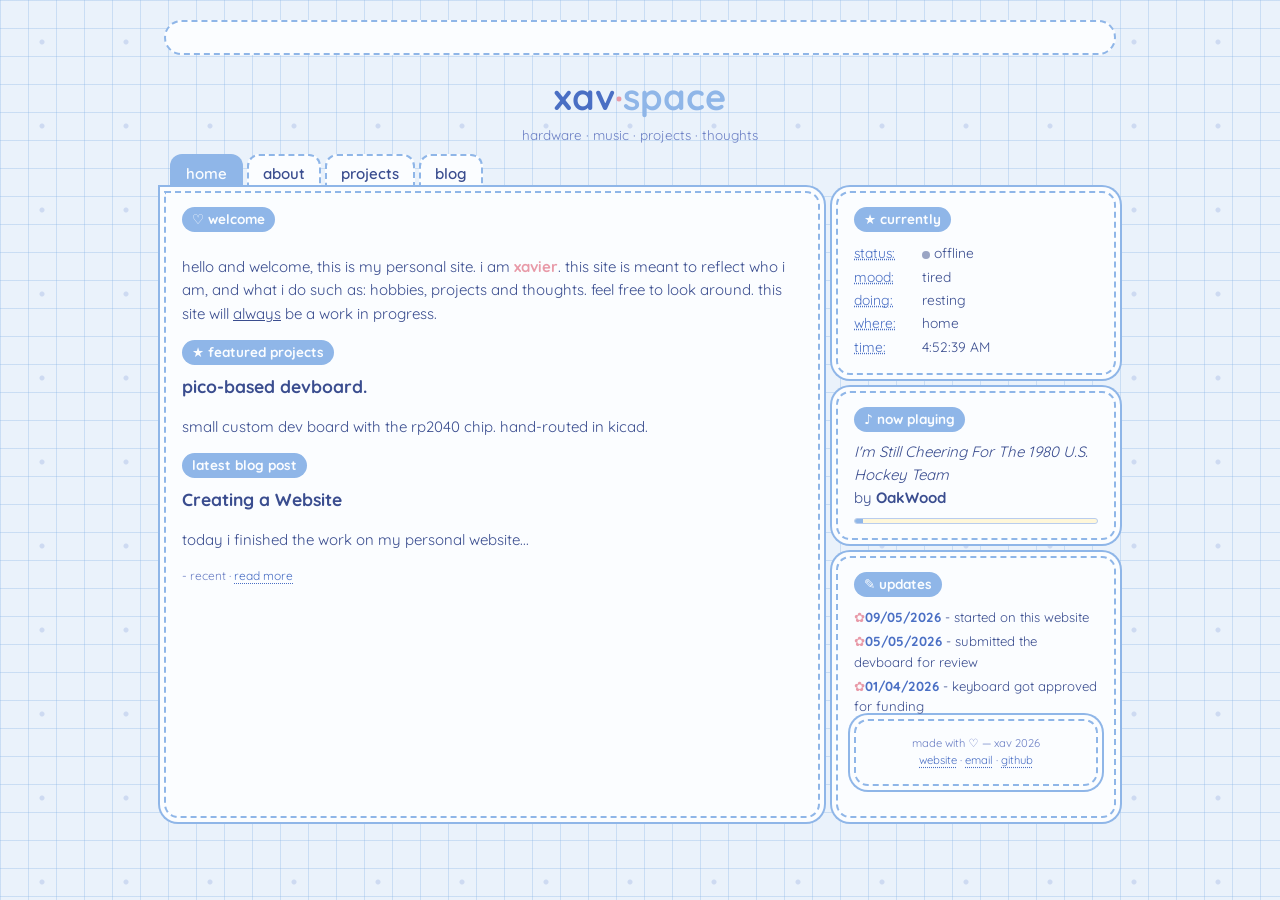
<file: index.html>
<!DOCTYPE html> 
    <html>
        <head>
            <title> xav·space - home </title>
            <link rel = "stylesheet" href = "styles.css">
            <meta name="viewport" content="width=device-width, initial-scale=1.0">
            <script defer src="site.js"></script>
        </head>
        <body>
            <div class = "wrap">
                
                <div class="marquee"><span> welcome to xav·space · thanks for visiting · </span></div>
            
                <div class="logo">
                    <h1><span class="a">xav</span><span class="b">·</span><span class="c">space</span></h1>
                    <p> hardware · music · projects · thoughts </p>
                </div>

                <nav class="tabs">
                    <a href="index.html"> home </a>
                    <a href="about.html"> about </a>
                    <a href="projects.html"> projects </a>
                    <a href="blog.html"> blog </a>
                </nav>

                <div class="grid">
                    <main class="panel">

                        <section>
                            <span class="panel-title"> ♡ welcome </span>
                            <p> hello and welcome, this is my personal site. i am <strong style="color:var(--rose)">xavier</strong>. this site is meant to reflect who i am, and what i do such as: hobbies, projects and thoughts. feel free to look around. this site will <u>always</u> be a work in progress. <span class="blink"></span></p>
                        </section>

                        <section style="margin-top:14px">
                            <span class="panel-title">★ featured projects</span>
                            <h3>pico-based devboard.</h3>
                            <p>small custom dev board with the rp2040 chip. hand-routed in kicad.</p>
                        </section>

                        <section style="margin-top:14px">
                            <span class="panel-title">latest blog post</span>
                            <h3>Creating a Website</h3>
                            <p>today i finished the work on my personal website...</p>
                            <p style="font-size:.8rem;color:var(--ink-soft) ">- recent · <a href="blog.html">read more</a></p>
                        </section>

                    </main>

                    <aside>

                        <div class="panel">
                            <span class="panel-title">★ currently</span>
                            <dl style="margin:0">
                                <div class="row"><dt>status:</dt><dd><span id="st-dot" class="dot dot-online"></span> <span id="st-state">online</span></dd></div>
                                <div class="row"><dt>mood:</dt><dd id="st-mood">curious</dd></div>
                                <div class="row"><dt>doing:</dt><dd id="st-doing">tinkering</dd></div>
                                <div class="row"><dt>where:</dt><dd id="st-where">at the desk</dd></div>
                                <div class="row"><dt>time:</dt><dd id="st-time">--:--:--</dd></div>
                            </dl>
                        </div>

                        <div class="panel">
                            <span class="panel-title">♪ now playing</span>
                            <p style="margin:0">
                                <em id="np-song">Example Song</em><br>
                                by <strong id="np-artist">Example Artist</strong></br>
                            </p>
                            <div class="bar"><div></div></div>
                        </div>

                        <div class="panel">
                             <span class="panel-title">✎ updates</span>
                             <ul class="cute" style="font-size:.88rem">
                                <li><strong style="color:var(--accent-deep)">09/05/2026</strong> - started on this website</li>
                                <li><strong style="color:var(--accent-deep)">05/05/2026</strong> - submitted the devboard for review</li>
                                <li><strong style="color:var(--accent-deep)">01/04/2026</strong> - keyboard got approved for funding</li>
                             </ul>

                        <div class="panel" style="text-align:center;font-size:.75rem;color:var(--ink-soft)">
                            made with ♡ — xav 2026<br>
                            <a href="index.html">website</a> · <a href="mailto:xavierseth27.1@gmail.com">email</a> · <a href="https://github.com/XavierdSeth">github</a>
                        </div>

                    </aside>
                </div>
            </div>
        </body>
    </html>
</file>
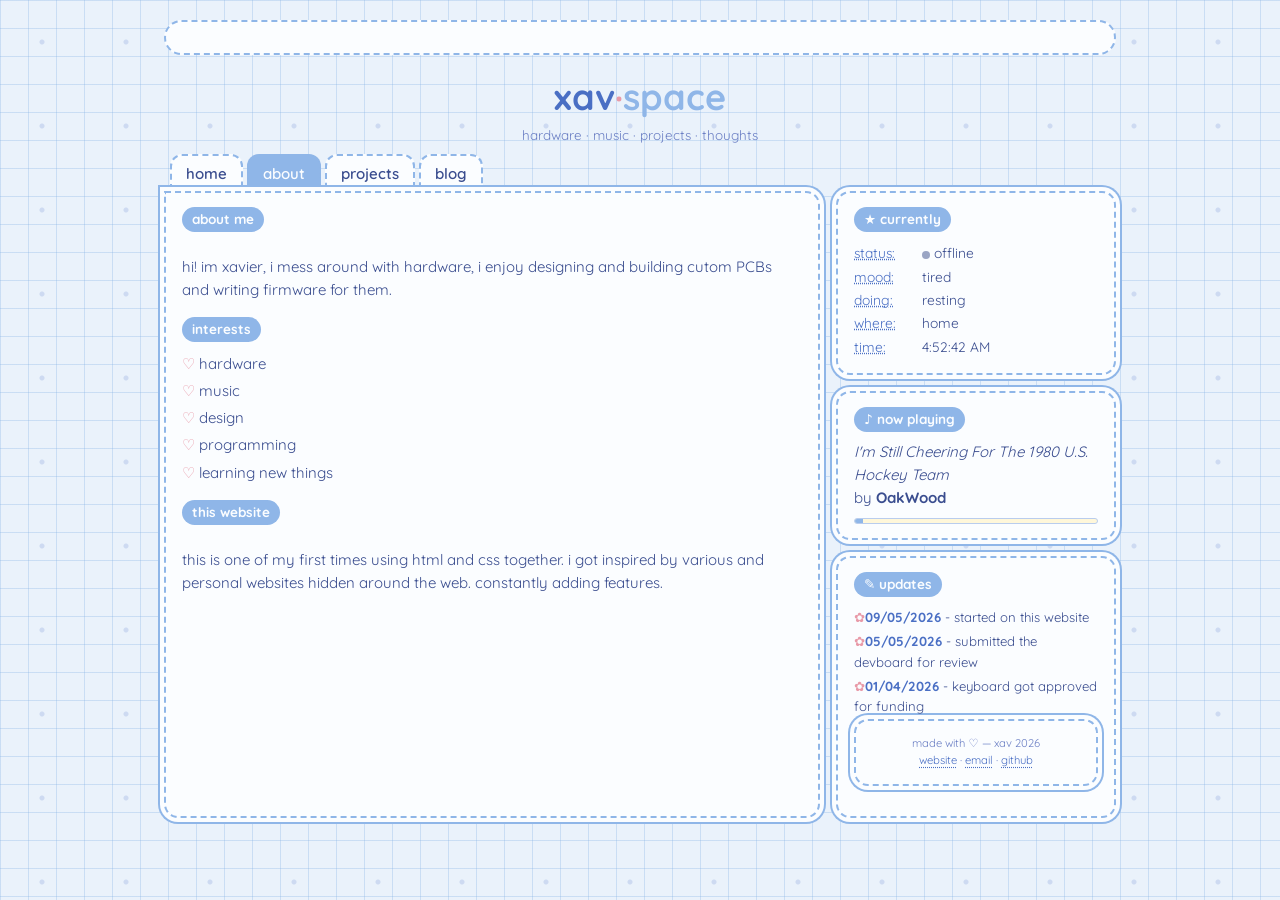
<file: about.html>
<!DOCTYPE html>
    <html>
        <head>
            <title> xav·space - about </title>
            <link rel = "stylesheet" href = "styles.css">
            <meta name="viewport" content="width=device-width, initial-scale=1.0">
            <script defer src="site.js"></script>
        </head>
        <body>
            <div class="wrap">

                <div class="marquee"><span> welcome to xav·space · thanks for visiting · </span></div>

                <div class="logo">
                    <h1><span class="a">xav</span><span class="b">·</span><span class="c">space</span></h1>
                    <p> hardware · music · projects · thoughts </p>
                </div> 

                <nav class="tabs">
                    <a href="index.html"> home </a>
                    <a href="about.html"> about </a>
                    <a href="projects.html"> projects </a>
                    <a href="blog.html"> blog </a>
                </nav>

                <div class="grid">
                    <main class="panel">

                        <section>
                            <span class="panel-title"> about me </span>
                            <p> hi! im xavier, i mess around with hardware, i enjoy designing and building cutom PCBs and writing firmware for them. </p>
                        </section>
                        <section style="margin-top:14px">
                            <span class="panel-title"> interests </span>
                            <ul class="cute heart">
                                <li> hardware </li>
                                <li> music </li>
                                <li> design </li>
                                <li> programming </li>
                                <li> learning new things </li>
                            </ul>
                        </section>
                        <section style="margin-top:14px">
                            <span class="panel-title">this website</span>
                            <p> this is one of my first times using html and css together. i got inspired by various and personal websites hidden around the web. constantly adding features. </p>
                        </section>
                    </main>

                    <aside>

                        <div class="panel">
                            <span class="panel-title">★ currently</span>
                            <dl style="margin:0">
                                <div class="row"><dt>status:</dt><dd><span id="st-dot" class="dot dot-online"></span> <span id="st-state">online</span></dd></div>
                                <div class="row"><dt>mood:</dt><dd id="st-mood">curious</dd></div>
                                <div class="row"><dt>doing:</dt><dd id="st-doing">tinkering</dd></div>
                                <div class="row"><dt>where:</dt><dd id="st-where">at the desk</dd></div>
                                <div class="row"><dt>time:</dt><dd id="st-time">--:--:--</dd></div>
                            </dl>
                        </div>

                        <div class="panel">
                            <span class="panel-title">♪ now playing</span>
                            <p style="margin:0">
                                <em id="np-song">Example Song</em><br>
                                by <strong id="np-artist">Example Artist</strong></br>
                            </p>
                            <div class="bar"><div></div></div>
                        </div>

                        <div class="panel">
                             <span class="panel-title">✎ updates</span>
                             <ul class="cute" style="font-size:.88rem">
                                <li><strong style="color:var(--accent-deep)">09/05/2026</strong> - started on this website</li>
                                <li><strong style="color:var(--accent-deep)">05/05/2026</strong> - submitted the devboard for review</li>
                                <li><strong style="color:var(--accent-deep)">01/04/2026</strong> - keyboard got approved for funding</li>
                             </ul>

                        <div class="panel" style="text-align:center;font-size:.75rem;color:var(--ink-soft)">
                            made with ♡ — xav 2026<br>
                            <a href="index.html">website</a> · <a href="mailto:xavierseth27.1@gmail.com">email</a> · <a href="https://github.com/XavierdSeth">github</a>
                        </div>
                        
                    </aside>
                </div>
            </div>
        </body>
    </html>
</file>
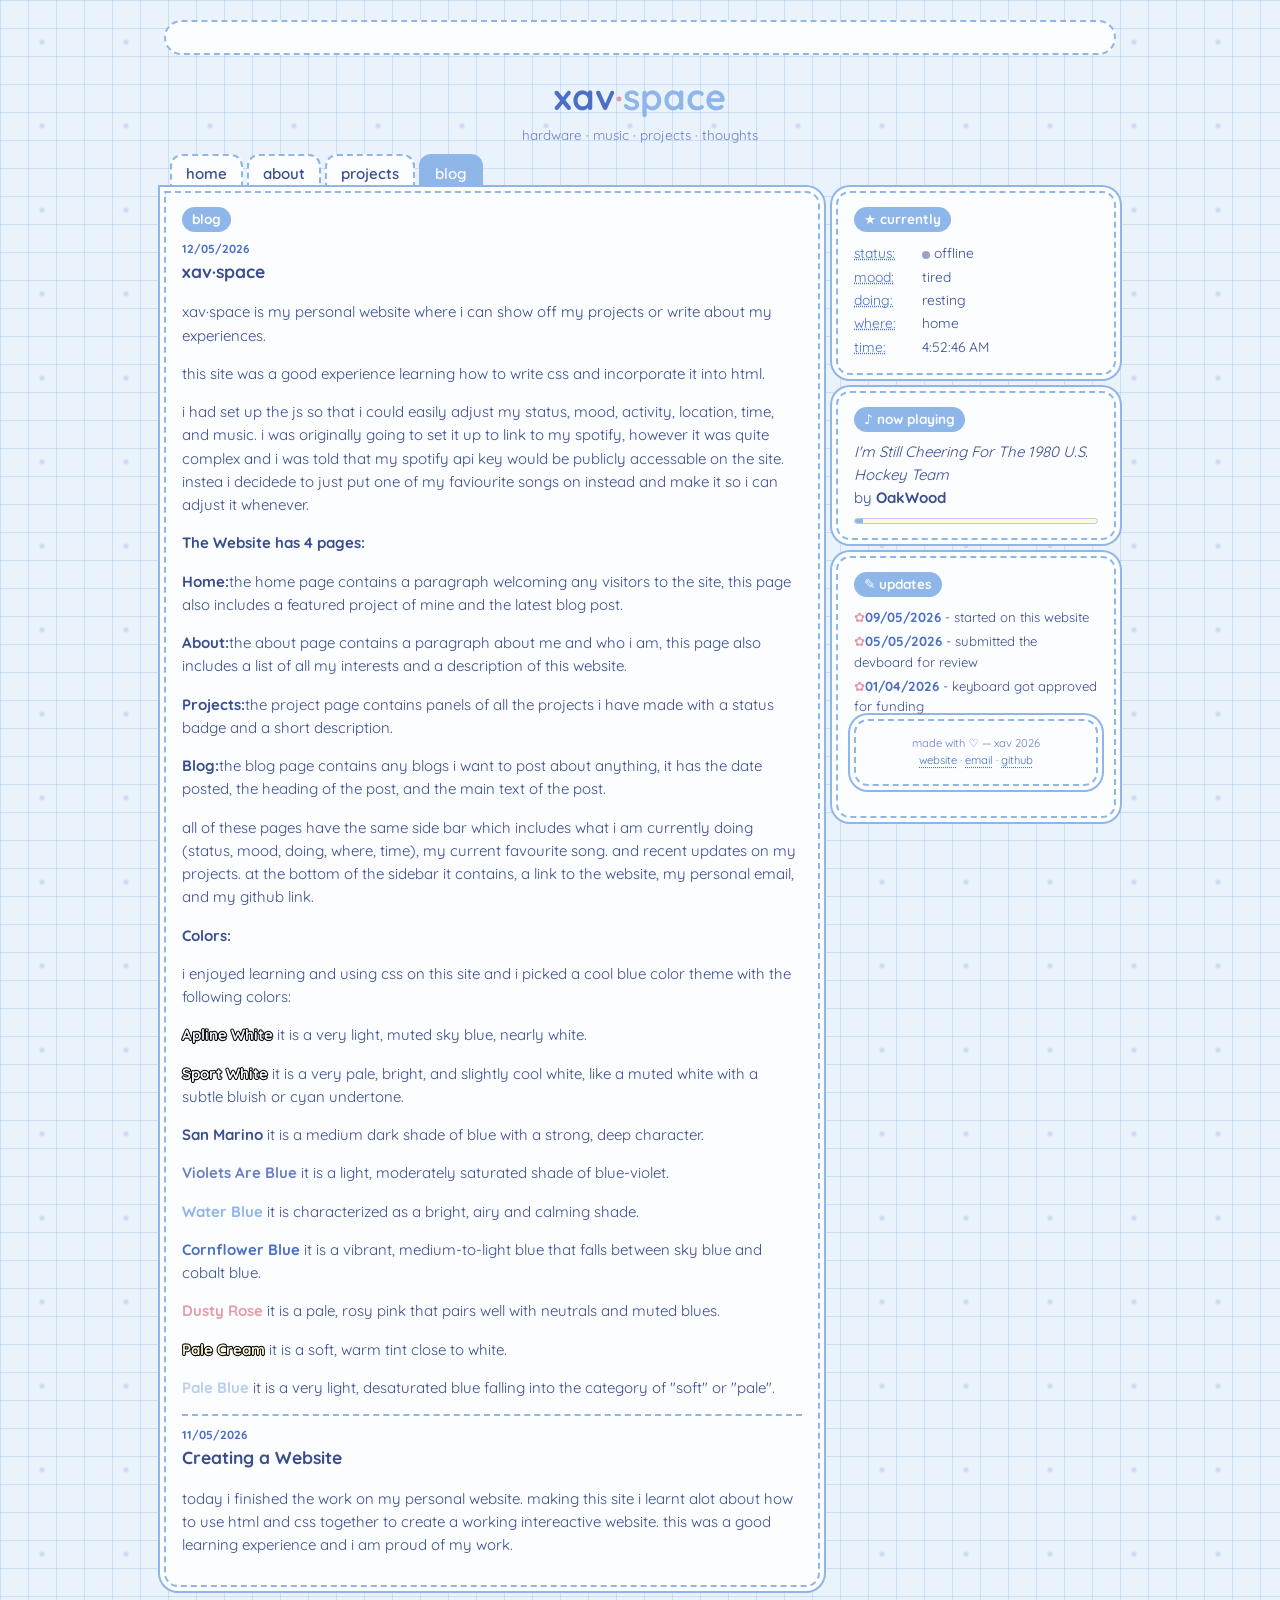
<file: blog.html>
<!DOCTYPE html>
    <html>
        <head>
            <title> xav·space - blog </title>
            <link rel = "stylesheet" href = "styles.css">
            <meta name="viewport" content="width=device-width, initial-scale=1.0">
            <script defer src="site.js"></script>
        </head>
        <body>
            <div class="wrap">

                <div class="marquee"><span> welcome to xav·space · thanks for visiting · </span></div>
                
                <div class="logo">
                    <h1><span class="a">xav</span><span class="b">·</span><span class="c">space</span></h1>
                    <p> hardware · music · projects · thoughts </p>
                </div>

                <nav class="tabs">
                    <a href="index.html"> home </a>
                    <a href="about.html"> about </a>
                    <a href="projects.html"> projects </a>
                    <a href="blog.html"> blog </a>
                </nav>
                
                <div class="grid">
                    <main class="panel">

                        <section><span class="panel-title">blog</span></section>
                        <article>
                            <p style="font-size:.78rem;color:var(--accent-deep);font-weight: 700;margin:0"> 12/05/2026 </p>
                            <h3>xav·space</h3>
                            <p> xav·space is my personal website where i can show off my projects or write about my experiences. </p>
                            <p> this site was a good experience learning how to write css and incorporate it into html. </p>
                            <p> i had set up the js so that i could easily adjust my status, mood, activity, location, time, and music. i was originally going to set it up to link to my spotify, however it was quite complex and i was told that my spotify api key would be publicly accessable on the site. instea i decidede to just put one of my faviourite songs on instead and make it so i can adjust it whenever. </p>
                            <h4><strong>The Website has 4 pages:</strong></h4>
                            <p><strong>Home:</strong>the home page contains a paragraph welcoming any visitors to the site, this page also includes a featured project of mine and the latest blog post.</p>
                            <p><strong>About:</strong>the about page contains a paragraph about me and who i am, this page also includes a list of all my interests and a description of this website.</p>
                            <p><strong>Projects:</strong>the project page contains panels of all the projects i have made with a status badge and a short description.</p>
                            <p><strong>Blog:</strong>the blog page contains any blogs i want to post about anything, it has the date posted, the heading of the post, and the main text of the post.</p>
                            <p>all of these pages have the same side bar which includes what i am currently doing (status, mood, doing, where, time), my current favourite song. and recent updates on my projects. at the bottom of the sidebar it contains, a link to the website, my personal email, and my github link.</p>
                            <h4><strong>Colors:</strong></h4>
                            <p>i enjoyed learning and using css on this site and i picked a cool blue color theme with the following colors:</p>
                            <p><b style="color:var(--bg); -webkit-text-stroke: 2px #000000; paint-order: stroke fill;">Apline White</b> it is a very light, muted sky blue, nearly white.</p>
                            <p><b style="color:var(--paper); -webkit-text-stroke: 2px #000000; paint-order: stroke fill;">Sport White</b> it is a very pale, bright, and slightly cool white, like a muted white with a subtle bluish or cyan undertone.</p>
                            <p><b style="color:var(--ink)">San Marino</b> it is a medium dark shade of blue with a strong, deep character.</p>
                            <p><b style="color:var(--ink-soft)">Violets Are Blue</b> it is a light, moderately saturated shade of blue-violet.</p>
                            <p><b style="color:var(--accent)">Water Blue</b> it is characterized as a bright, airy and calming shade.</p>
                            <p><b style="color:var(--accent-deep)">Cornflower Blue</b> it is a vibrant, medium-to-light blue that falls between sky blue and cobalt blue.</p>
                            <p><b style="color:var(--rose)">Dusty Rose</b> it is a pale, rosy pink that pairs well with neutrals and muted blues.</p>
                            <p><b style="color:var(--cream); -webkit-text-stroke: 2px #000000; paint-order: stroke fill;">Pale Cream</b> it is a soft, warm tint close to white.</p>
                            <p><b style="color:var(--line)">Pale Blue</b> it is a very light, desaturated blue falling into the category of "soft" or "pale".</p>
                        </article>
                        <article>
                            <p style="font-size:.78rem;color:var(--accent-deep);font-weight: 700;margin:0"> 11/05/2026 </p>
                            <h3>Creating a Website</h3>
                            <p> today i finished the work on my personal website. making this site i learnt alot about how to use html and css together to create a working intereactive website. this was a good learning experience and i am proud of my work. </p>
                        </article>
                    </main>

                    <aside>

                        <div class="panel">
                            <span class="panel-title">★ currently</span>
                            <dl style="margin:0">
                                <div class="row"><dt>status:</dt><dd><span id="st-dot" class="dot dot-online"></span> <span id="st-state">online</span></dd></div>
                                <div class="row"><dt>mood:</dt><dd id="st-mood">curious</dd></div>
                                <div class="row"><dt>doing:</dt><dd id="st-doing">tinkering</dd></div>
                                <div class="row"><dt>where:</dt><dd id="st-where">at the desk</dd></div>
                                <div class="row"><dt>time:</dt><dd id="st-time">--:--:--</dd></div>
                            </dl>
                        </div>

                        <div class="panel">
                            <span class="panel-title">♪ now playing</span>
                            <p style="margin:0">
                                <em id="np-song">Example Song</em><br>
                                by <strong id="np-artist">Example Artist</strong></br>
                            </p>
                            <div class="bar"><div></div></div>
                        </div>

                        <div class="panel">
                             <span class="panel-title">✎ updates</span>
                             <ul class="cute" style="font-size:.88rem">
                                <li><strong style="color:var(--accent-deep)">09/05/2026</strong> - started on this website</li>
                                <li><strong style="color:var(--accent-deep)">05/05/2026</strong> - submitted the devboard for review</li>
                                <li><strong style="color:var(--accent-deep)">01/04/2026</strong> - keyboard got approved for funding</li>
                             </ul>

                        <div class="panel" style="text-align:center;font-size:.75rem;color:var(--ink-soft)">
                            made with ♡ — xav 2026<br>
                            <a href="index.html">website</a> · <a href="mailto:xavierseth27.1@gmail.com">email</a> · <a href="https://github.com/XavierdSeth">github</a>
                        </div>
                    </aside>
                </div>
            </div>
        </body>
    </html>
</file>
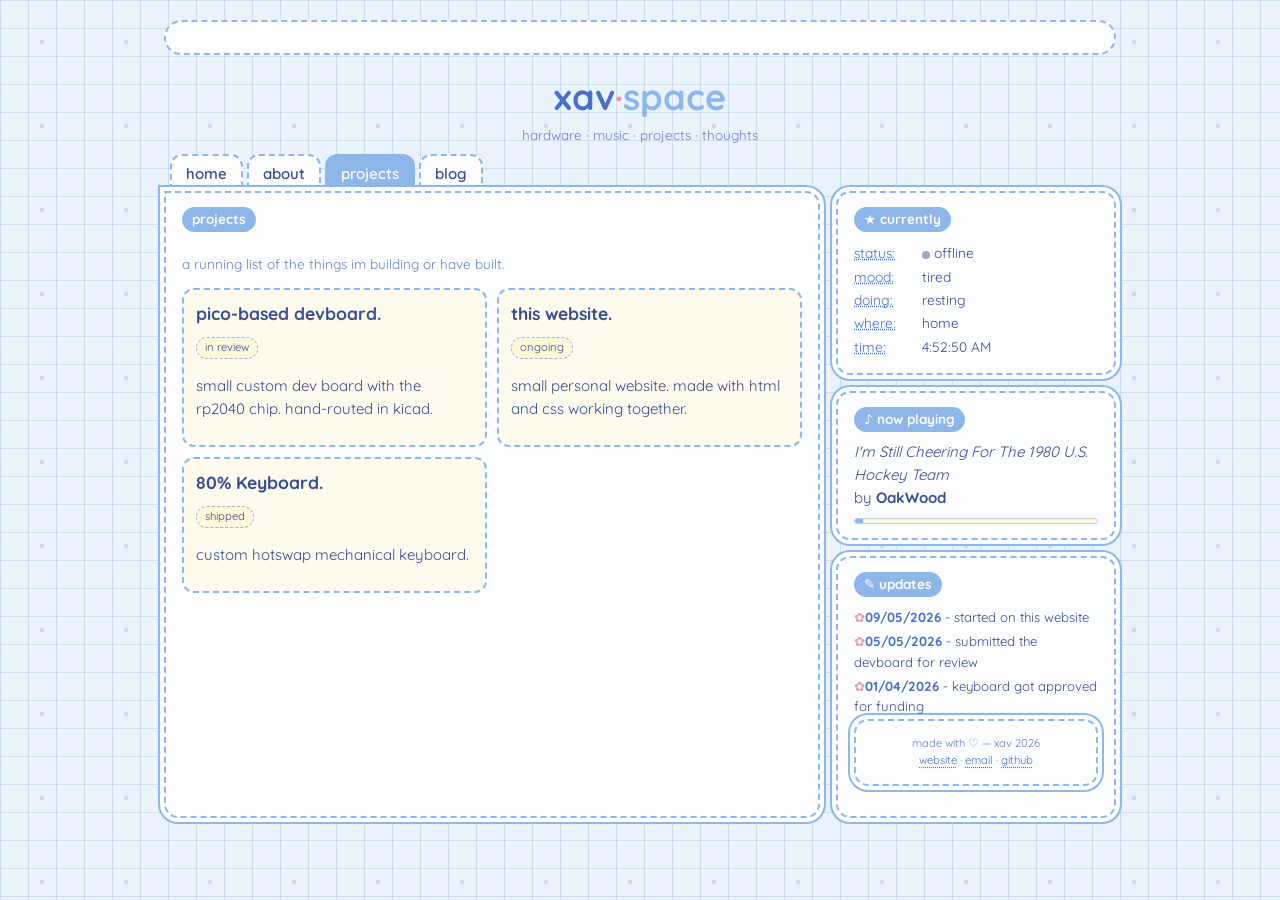
<file: projects.html>
<!DOCTYPE html>
    <html>
        <head>
            <title> xav·space - projects </title>
            <link rel = "stylesheet" href = "styles.css">
            <meta name="viewport" content="width=device-width, initial-scale=1.0">
            <script defer src="site.js"></script>
        </head>
        <body>
            <div class="wrap">

                <div class="marquee"><span> welcome to xav·space · thanks for visiting · </span></div>

                <div class="logo">
                    <h1><span class="a">xav</span><span class="b">·</span><span class="c">space</span></h1>
                    <p> hardware · music · projects · thoughts </p>
                </div>

                <nav class="tabs">
                    <a href="index.html"> home </a>
                    <a href="about.html"> about </a>
                    <a href="projects.html"> projects </a>
                    <a href="blog.html"> blog </a>
                </nav>

                <div class="grid">
                    <main class="panel">
                        
                        <section>
                            <span class="panel-title"> projects </span>
                            <p  style="font-size:.9rem;color:var(--ink-soft)">a running list of the things im building or have built.</p>
                        </section>
                        <div class="cards" style="margin-top:8px">
                            <div class="card"><h3>pico-based devboard.</h3><span class="badge">in review</span><p>small custom dev board with the rp2040 chip. hand-routed in kicad.</p></div>
                            <div class="card"><h3>this website.</h3><span class="badge">ongoing</span><p>small personal website. made with html and css working together.</p></div>
                            <div class="card"><h3>80% Keyboard.</h3><span class="badge">shipped</span><p>custom hotswap mechanical keyboard.</p></div>
                        </div>
                    </main>

                    <aside>

                        <div class="panel">
                            <span class="panel-title">★ currently</span>
                            <dl style="margin:0">
                                <div class="row"><dt>status:</dt><dd><span id="st-dot" class="dot dot-online"></span> <span id="st-state">online</span></dd></div>
                                <div class="row"><dt>mood:</dt><dd id="st-mood">curious</dd></div>
                                <div class="row"><dt>doing:</dt><dd id="st-doing">tinkering</dd></div>
                                <div class="row"><dt>where:</dt><dd id="st-where">at the desk</dd></div>
                                <div class="row"><dt>time:</dt><dd id="st-time">--:--:--</dd></div>
                            </dl>
                        </div>

                        <div class="panel">
                            <span class="panel-title">♪ now playing</span>
                            <p style="margin:0">
                                <em id="np-song">Example Song</em><br>
                                by <strong id="np-artist">Example Artist</strong></br>
                            </p>
                            <div class="bar"><div></div></div>
                        </div>

                        <div class="panel">
                             <span class="panel-title">✎ updates</span>
                             <ul class="cute" style="font-size:.88rem">
                                <li><strong style="color:var(--accent-deep)">09/05/2026</strong> - started on this website</li>
                                <li><strong style="color:var(--accent-deep)">05/05/2026</strong> - submitted the devboard for review</li>
                                <li><strong style="color:var(--accent-deep)">01/04/2026</strong> - keyboard got approved for funding</li>
                             </ul>

                        <div class="panel" style="text-align:center;font-size:.75rem;color:var(--ink-soft)">
                            made with ♡ — xav 2026<br>
                            <a href="index.html">website</a> · <a href="mailto:xavierseth27.1@gmail.com">email</a> · <a href="https://github.com/XavierdSeth">github</a>
                        </div>

                    </aside>
                </div>
            </div>
        </body>
    </html>
</file>
<file: styles.css>
@import url("https://fonts.googleapis.com/css2?family=Quicksand:wght@400;600;700&display=swap");

:root {
  --bg: #eaf2fb;
  --paper: #fbfdff;
  --ink: #3a4d8f;
  --ink-soft: #6b7fc4;
  --accent: #8fb6e8;
  --accent-deep: #4a6fc4;
  --rose: #e89aa8;
  --cream: #fff7da;
  --line: #b9cdee;
}

* {
  box-sizing: border-box;
}

html, body {
    margin: 0;
    padding: 0;
    background-color: var(--bg);
    color: var(--ink);
    font-family: "Quicksand", "Comic Sans MS", system-ui, sans-serif;
    font-size: 15px;
    line-height: 1.55;
    background-image:
        linear-gradient(rgba(143, 182, 232, 0.35) 1px, transparent 1px),
        linear-gradient(90deg, rgba(143, 182, 232, 0.35) 1px, transparent 1px),
        radial-gradient(rgba(74, 111, 196, 0.18) 2px, transparent 3px);
    background-size: 28px 28px, 28px 28px, 84px 84px;
}

a {
    color: var(--accent-deep);
    text-decoration: underline dotted;
    text-underline-offset: 3px;
}
a:hover { color: var(--rose); text-decoration-style: wavy;}

::selection { background: var(--accent); color: var(--paper);}

h1, h2, h3, h4 { color: var(--ink); margin: 0 0 .4em;}

img { max-width: 100%; image-rendering: pixelated; }

.wrap { max-width: 980px; margin: 0 auto; padding: 20px 14px;}

.marquee { 
    overflow: hidden; 
    border: 2px dashed var(--accent);
    background: var(--paper);
    border-radius: 999px;
    padding: 4px 0;
    margin-bottom: 14px;
}

.marquee span {
    display: inline-block;
    white-space: nowrap;
    padding-left: 100%;
    animation: scroll-left 28s linear infinite;
    color: var(--accent-deep);
    font-size: .9rem;
}
@keyframes scroll-left {
    from { transform: translateX(0); }
    to { transform: translateX(-100%); }
}

.logo { text-align: center; margin-bottom: 8px;}
.logo h1 { font-size: 2.4rem; margin: 0; }
.logo h1 .a { color: var(--accent-deep); }
.logo h1 .b { color: var(--rose); }
.logo h1 .c { color: var(--accent); }
.logo p { margin: 0; color: var(--ink-soft); font-size: .9rem;}

.tabs { display: flex; flex-wrap: wrap; gap: 4px; padding-left: 6px}
.tabs a {
    display: inline-block;
    padding: 6px 14px;
    background: var(--paper);
    border: 2px dashed var(--accent);
    border-bottom: none;
    border-radius: 12px 12px 0 0;
    text-decoration: none;
    color: var(--ink);
    font-weight:600;
}
.tabs a:hover { background: var(--cream); }
.tabs a.active { background: var(--accent); color: var(--paper);}

.grid {
    display: grid;
    grid-template-columns: 1fr 280px;
    gap: 16px;
}

.panel {
    background: var(--paper);
    border: 2px dashed var(--accent);
    border-radius: 14px;
    padding: 14px 16px;
    box-shadow: 0 0 0 4px var(--paper), 0 0 0 6px var(--accent);
    margin-bottom: 16px;
}
.panel-title {
    display: inline-block;
    font-size: .9rem;
    background: var(--accent);
    color: var(--paper);
    padding: 2px 10px;
    border-radius: 999px;
    margin-bottom: 8px;
    font-weight: 700;
}
main.panel { border-top-left-radius: 0; }

.row { display: flex; gap: 8px; margin: 2px 0; font-size: .92rem; }
.row dt {
    min-width: 60px;
    color: var(--accent-deep);
    text-decoration: underline dotted;
    margin: 0;
}
.row dd { margin: 0; }

.dot { width: 8px; height: 8px; border-radius: 999px; display: inline-block; vertical-align: middle;}
.dot-online  { background: #6cc488; box-shadow: 0 0 6px #6cc488; }
.dot-away    { background: #e8c66c; }
.dot-busy    { background: #e8786c; }
.dot-offline { background: #9aa5c4; }

.bar {
    height: 6px; width: 100%; background: var(--cream);
    border-radius: 999px; overflow: hidden; margin-top: 8px;
    border: 1px solid var(--line);
}
.bar > div { height: 100%; width: 3.3%; background: var(--accent); }

ul.cute { list-style: none; padding: 0; margin: 0; }
ul.cute li { padding: 2px 0; }
ul.cute li::before { content: "✿" ; color: var(--rose); }
ul.heart li::before { content: "♡ "; color: var(--rose); }

.blink {animation: blink 1.2s steps(2,start)infinite; }
@keyframes blink { to { opacity: 0; } }

.buttons { display: flex; flex-wrap: wrap; gap: 4px; }
.btn88 {
    width: 88px; height: 31px;
    display: inline-flex; align-items: center; justify-content: center;
    border: 1px solid var(--ink);
    background: var(--paper);
    font-size: 10px; color: var(--ink);
    text-align: center; line-height: 1; padding: 0 4px;
    text-decoration: none;
}

.cards { display: grid; grid-template-columns: 1fr 1fr; gap: 10px; }
@media (max-width: 520px) { .cards { grid-template-columns: 1fr; } }
.card {
    border: 2px dashed var(--accent);
    border-radius: 12px;
    padding: 10px 12px;
    background: rgba(255, 247, 218, 0.45);
}
.badge {
    display: inline-block;
    background: var(--cream);
    border: 1px dashed var(--accent);
    border-radius: 999px;
    padding: 1px 8px;
    font-size: .75rem;
    color: var(--ink);
}

article + article {
    border-top: 2px dashed var(--accent);
    padding-top: 10px;
    margin-top: 10px;
}

footer tiny { 
    text-align: center; font-size: .75rem; color: var(--ink-soft);
    margin-top: 8px;
}
</file>
